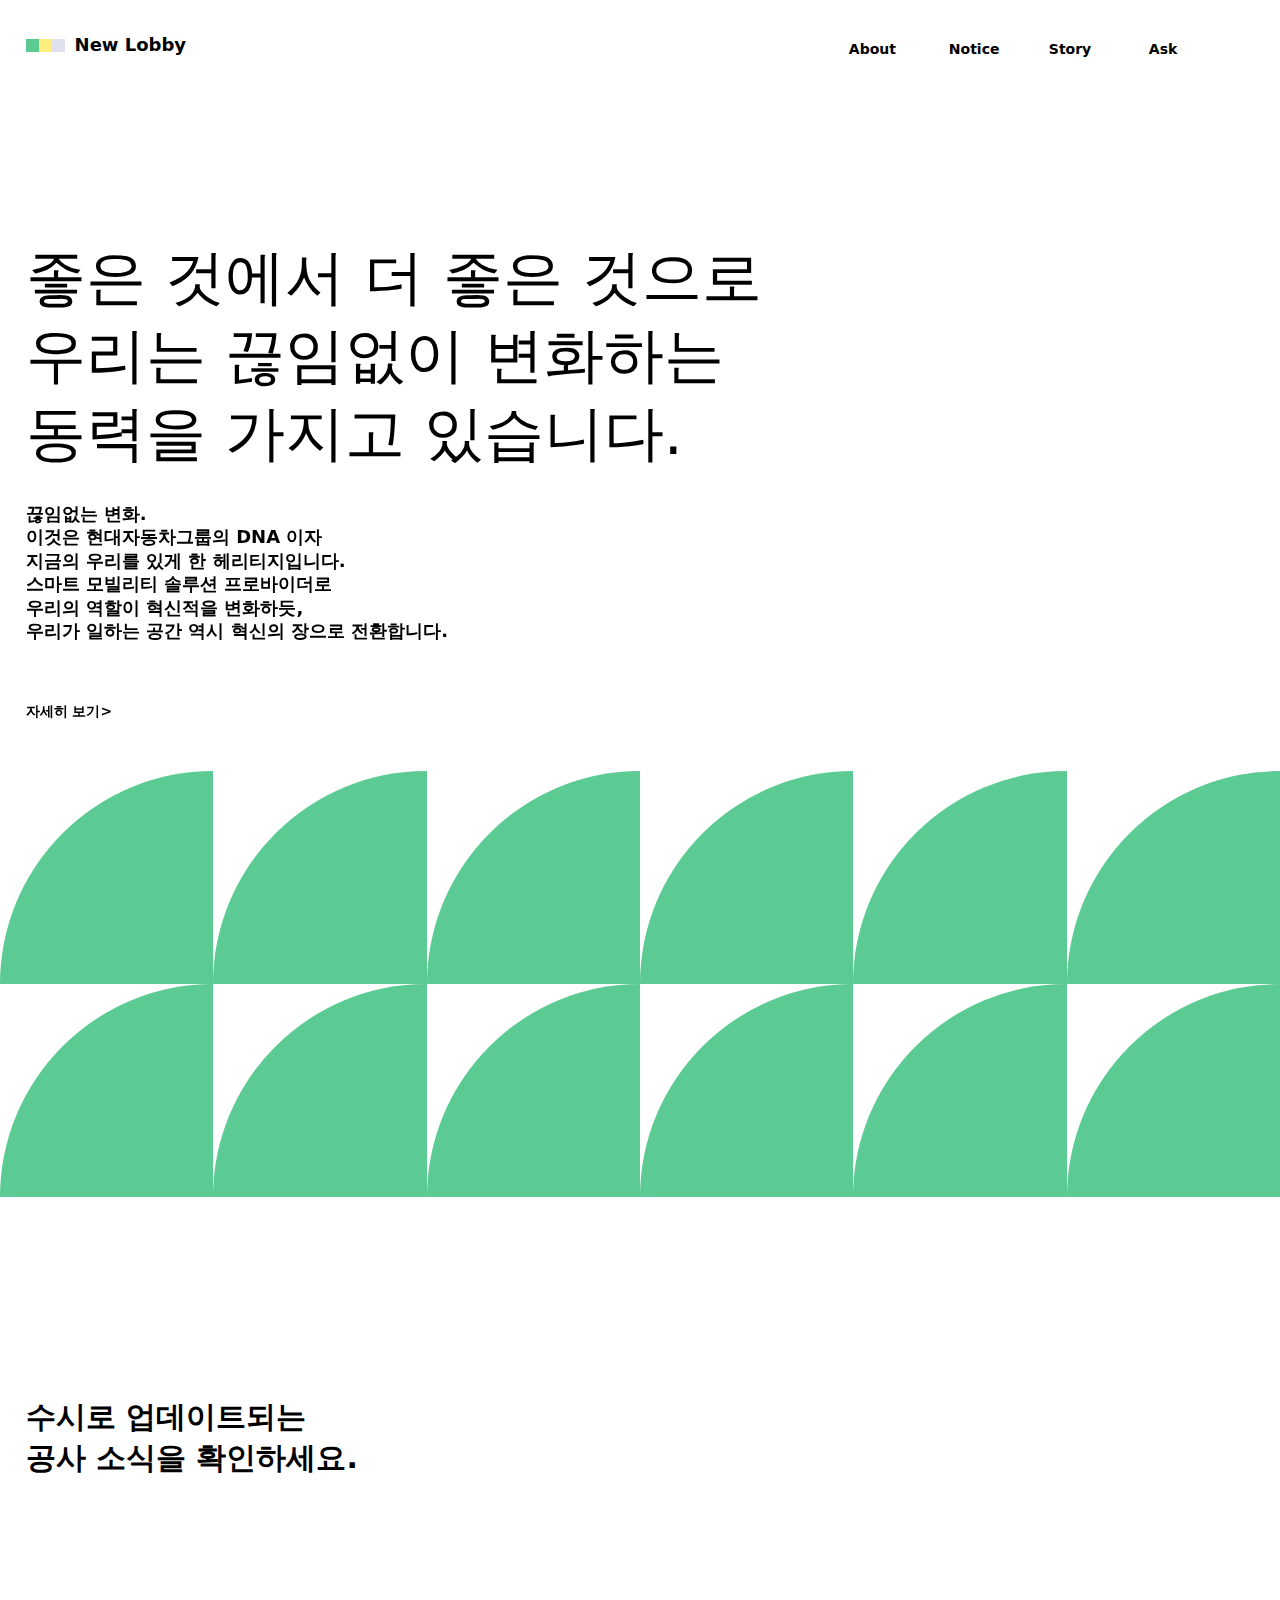
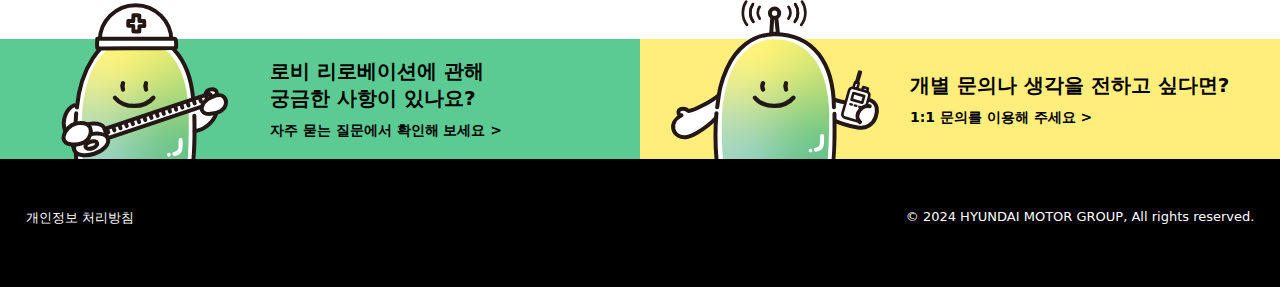
<file: index.html>
<!DOCTYPE html>
<html lang="ko">

<head>
  <meta charset="UTF-8">
  <title>새로비 소통 페이지</title>

  <!--========== open graph -->
  <meta property="og:title" content="새로비 소통 페이지">
  <meta property="og:description" content="여기를 눌러 링크를 확인하세요">
  <meta property="og:image" content="#">
  <meta property="og:url" content="#">

  <!--========== favicon -->
  <link rel="shortcut icon" href="./assets/images/favicon.ico" type="image/x-icon">
  <link rel="apple-touch-icon" sizes="180x180" href="./assets/images/apple-touch-icon.png">
  <link rel="icon" type="image/png" sizes="32x32" href="./assets/images/favicon-32x32.png">
  <link rel="icon" type="image/png" sizes="16x16" href="./assets/images/favicon-16x16.png">
  <link rel="manifest" href="./assets/images/site.webmanifest">


  <!--========== style -->
  <!--===== reset -->
  <link rel="stylesheet" href="./assets/style/reset.css">
  <!--===== plugIn -->
  <!--===== font -->
  <!-- 
    @font-face {
    font-family: 'TheJamsil5Bold';
    src: url('https://fastly.jsdelivr.net/gh/projectnoonnu/noonfonts_2302_01@1.0/TheJamsil5Bold.woff2') format('woff2');
    font-weight: 700;
    font-style: normal;
    }
  -->
  <!--===== css -->
  <link rel="stylesheet" href="./assets/style/var.css">
  <link rel="stylesheet" href="./assets/style/index.css">


  <!--========== js -->
  <!--===== besic -->
  <script src="./assets/Js/jquery-3.7.1.min.js"></script>
  <script src="./assets/Js/jquery-ui.min.js"></script>
  <!--===== plugIn -->
  <script src="./assets/Js/gsap.min.js"></script>
  <script src="./assets/Js/ScrollTrigger.min.js"></script>
  <!-- header slide up and down -->
  <script src="https://cdnjs.cloudflare.com/ajax/libs/jquery/2.1.3/jquery.min.js"></script>
  <!--===== js -->
  <script defer src="./assets/Js/index.js"></script>

</head>

<body>
  <!--========== header -->
  <header class="header">
    <!--===== header logoWrapper -->
    <ul class="logoWrapper">
      <a href="#">
        <li class="graphicLogo">
          <div class="graphic"></div>
          <div class="graphic"></div>
          <div class="graphic"></div>
        </li>
        <li class="textLogo">
          <h1 class="textLogo_en"><div>New Lobby</div></h1>
          <h1 class="textLogo_ko"><div>새로운 소통 페이지</div></h1>
        </li>
      </a>
    </ul>
    <!--===== header navWrapper -->
    <ul class="navWrapper mainMenu_wrapper">
      <li class="mainMenu_item about">
        <p class="mainMenu_btn">About</p>
        <ul class="subMenu_wrapper">
          <li class="subMenu_item">
            <a href="#">New Lobby</a>
          </li>
          <li class="subMenu_item">
            <a href="#">안녕, 새로비!</a>
          </li>
        </ul>
      </li>
      <li class="mainMenu_item">
        <p class="mainMenu_btn">Notice</p>
        <ul class="subMenu_wrapper">
          <li class="subMenu_item">
            <a href="#">공지사항</a>
          </li>
          <li class="subMenu_item">
            <a href="#">주요 일정 캘린더</a>
          </li>
          <li class="subMenu_item">
            <a href="#">사옥 생활 안내</a>
          </li>
        </ul>
      </li>
      <li class="mainMenu_item">
        <p class="mainMenu_btn">Story</p>
        <ul class="subMenu_wrapper">
          <li class="subMenu_item">
            <a href="#">새로비 스토리</a>
          </li>
          <li class="subMenu_item">
            <a href="#">이벤트/설문</a>
          </li>
        </ul>
      </li>
      <li class="mainMenu_item">
        <p class="mainMenu_btn">Ask</p>
        <ul class="subMenu_wrapper">
          <li class="subMenu_item">
            <a href="#">자주 묻는 질문</a>
          </li>
          <li class="subMenu_item">
            <a href="#">1:1 문의</a>
          </li>
        </ul>
      </li>
    </ul>
  </header>


  <!--========== main -->
  <main class="main">

    <!--========== main - home -->
    <section class="home">
      <article class="homeTitle">
        <h1 class="titleTop">Always</h1>
        <h1 class="titleBottom">Transforming</h1>
      </article>

      <article class="homeImg">
        
      </article>
      <article class="homeNotice"></article>
    </section>


    <!--========== main - about -->
    <section class="about">
      <div class="titleWrapper">
        <h2>좋은 것에서 더 좋은 것으로</h2>
        <h2>우리는 끊임없이 변화하는</h2>
        <h2>동력을 가지고 있습니다.</h2>
      </div>
      <div class="text">
        끊임없는 변화.<br>
        이것은 현대자동차그룹의 DNA 이자<br>
        지금의 우리를 있게 한 헤리티지입니다.<br>
        스마트 모빌리티 솔루션 프로바이더로<br>
        우리의 역할이 혁신적을 변화하듯,<br>
        우리가 일하는 공간 역시 혁신의 장으로 <span>전환</span>합니다.
      </div>
      <div class="link">
        <p>자세히 보기</p>
        <p>></p>
      </div>
    </section>


    <!--========== main - object -->
    <section class="object">
      <div class="objectItem"></div>
      <div class="objectItem"></div>
      <div class="objectItem"></div>
      <div class="objectItem"></div>
      <div class="objectItem"></div>
      <div class="objectItem"></div>
      <div class="objectItem"></div>
      <div class="objectItem"></div>
      <div class="objectItem"></div>
      <div class="objectItem"></div>
      <div class="objectItem"></div>
      <div class="objectItem"></div>
    </section>


    <!--========== main - nitice -->
    <section class="notice">
      <div class="noticeLeft">
        <h2>
          수시로 업데이트되는<br>
          공사 소식을 확인하세요.
        </h2>
      </div>
      <div class="noticeRight">
        <a href="#">
          <div class="left">
            <h5>사옥 생활 안내</h5>
            <p>공사 기간 중 생활 변경사항을 안내해 드립니다.</p>
          </div>
          <div class="right">
            자세히 보기 >
          </div>
        </a>
      </div>
    </section>


  </main>


  <!--========== footer -->
  <footer>
    <!--===== footerTop -->
    <ul class="footerTop banners">
      <li class="banner bannerLeft">
        <a href="#">
          <img src="./assets/images/faq.svg" alt="left">
          <div class="textWrapper">
            <h6>
              로비 리로베이션에 관해<br>
              궁금한 사항이 있나요? 
            </h6>
            <p>자주 묻는 질문에서 확인해 보세요 ></p>
          </div>
        </a>
      </li>
      <li class="banner bannerRight">
        <a href="#">
          <img src="./assets/images/qna.svg" alt="right">
          <div class="textWrapper">
            <h6>
              개별 문의나 생각을 전하고 싶다면? 
            </h6>
            <p>1:1 문의를 이용해 주세요 ></p>
          </div>
        </a>
      </li>
    </ul>

    <!--===== footerBottom  -->
    <div class="footerBottom">
      <a href="#">개인정보 처리방침</a>
      <p>© 2024 HYUNDAI MOTOR GROUP, All rights reserved.</p>
    </div>
  </footer>


</body>

</html>
</file>
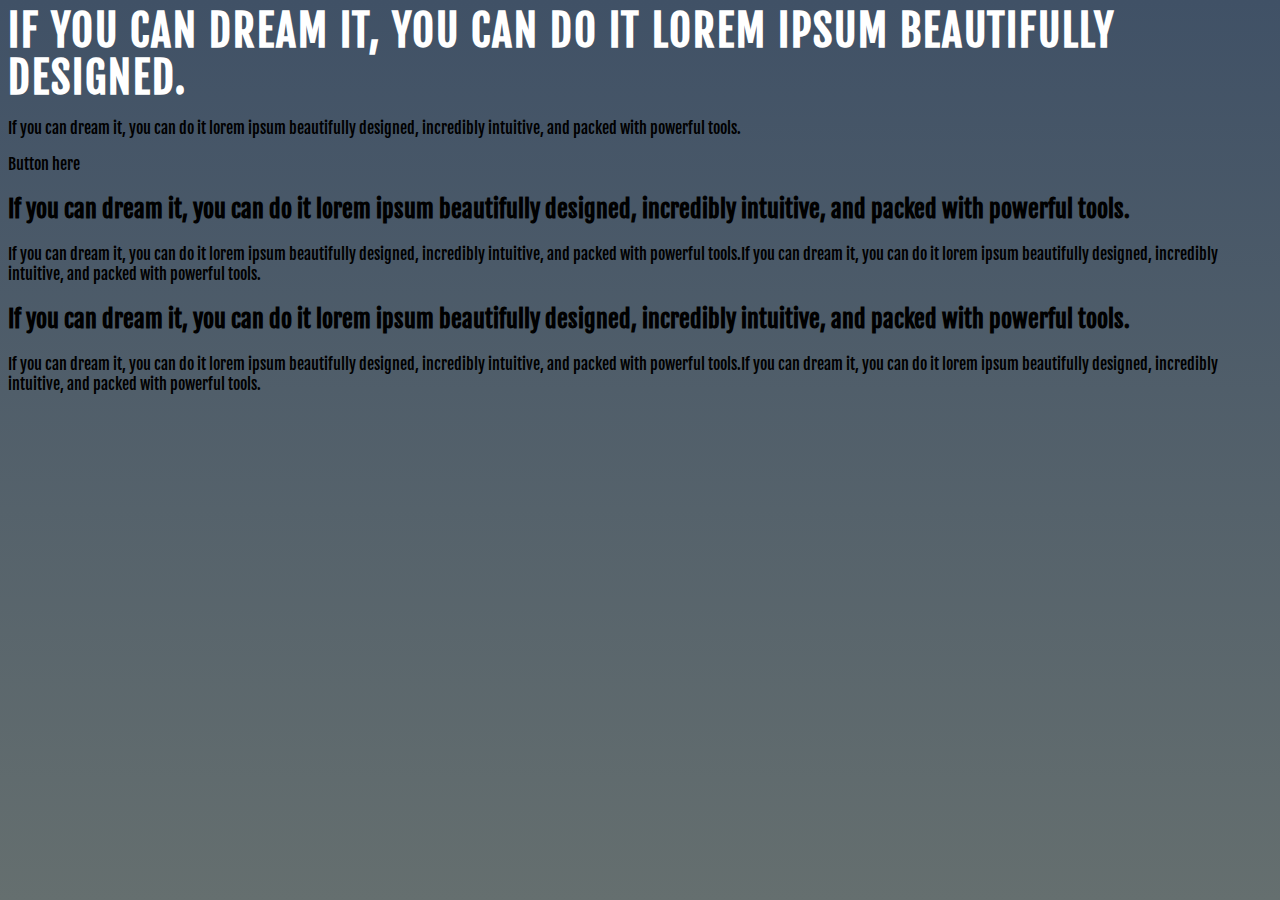
<file: textEvent.html>
<!DOCTYPE html>
<html lang="ko">

<head>
  <meta charset="UTF-8">
  <title>textEvent</title>

  <link rel="stylesheet" href="./textEvent.css">

<body>
  <section class="hero">
    <div class="wrap">
      <h1 class="split-lines">
        If you can dream it, you can do it lorem ipsum beautifully designed.
      </h1>
      <p class="split-lines">If you can dream it, you can do it lorem ipsum beautifully designed, incredibly intuitive, and packed with powerful tools.</p>
      <a class="btn">Button here</a>
    </div>
  </section>
  
  
  <section class="animate-section-text">
    <div class="wrap">
      <h2 class="split-lines">
        If you can dream it, you can do it lorem ipsum beautifully designed, incredibly intuitive, and packed with powerful tools.
      </h2>
      <p class="split-lines">If you can dream it, you can do it lorem ipsum beautifully designed, incredibly intuitive, and packed with powerful tools.If you can dream it, you can do it lorem ipsum beautifully designed, incredibly intuitive, and packed with powerful tools.</p>
    </div>
  </section>
  
  
  <section class="animate-section-text">
    <div class="wrap">
    <h2 class="split-lines">
      If you can dream it, you can do it lorem ipsum beautifully designed, incredibly intuitive, and packed with powerful tools.
    </h2>
    <p class="split-lines">If you can dream it, you can do it lorem ipsum beautifully designed, incredibly intuitive, and packed with powerful tools.If you can dream it, you can do it lorem ipsum beautifully designed, incredibly intuitive, and packed with powerful tools.</p>
    </div>
  </section>
</body>

</html>
</file>
<file: assets/style/var.css>
/*========== color */
/*========== size */
/*========== weight */
/*========== font */
/*========== transition *//*# sourceMappingURL=var.css.map */
</file>
<file: assets/style/index.css>
/*========== color */
/*========== size */
/*========== weight */
/*========== font */
/*========== transition */
body {
  font-family: "Freesentation-9Black", system-ui, -apple-system, BlinkMacSystemFont, "Segoe UI", Roboto, Oxygen, Ubuntu, Cantarell, "Open Sans", "Helvetica Neue", sans-serif;
  color: #000;
  src: url("https://fastly.jsdelivr.net/gh/projectnoonnu/2404@1.0/Freesentation-9Black.woff2") format("woff2");
}

/*========== header */
header {
  transition: 0.8s ease;
  position: fixed;
  width: 100%;
  height: 90px;
  background-color: #fff;
  display: grid;
  grid-template-columns: 1fr 1fr;
  align-content: center;
  padding: 0 2vw;
  /*===== logoWrapper */
  /*===== navWrapper */
}
header .logoWrapper a {
  display: flex;
  align-items: center;
  gap: 10px;
}
header .logoWrapper a .graphicLogo {
  display: flex;
}
header .logoWrapper a .graphicLogo .graphic {
  width: 13px;
  height: 13px;
  display: block;
  transition: 0.05s;
  border-radius: 0 0 0 0;
}
header .logoWrapper a .graphicLogo .graphic:nth-child(1) {
  background-color: #5BCB93;
  animation: graphic1 25s linear infinite;
}
@keyframes graphic1 {
  0% {
    border-radius: 0 0 0 0;
  }
  9% {
    border-radius: 0 0 0 0;
  }
  10% {
    border-radius: 13px 0 0 0;
  }
  19% {
    border-radius: 13px 0 0 0;
  }
  20% {
    border-radius: 0 0 13px 0;
  }
  29% {
    border-radius: 0 0 13px 0;
  }
  30% {
    border-radius: 0 13px 0 0;
  }
  39% {
    border-radius: 0 13px 0 0;
  }
  40% {
    border-radius: 0 0 0 13px;
  }
  49% {
    border-radius: 0 0 0 13px;
  }
  50% {
    border-radius: 0 0 13px 0;
  }
  59% {
    border-radius: 0 0 13px 0;
  }
  61% {
    border-radius: 13px 0 0 0;
  }
  69% {
    border-radius: 13px 0 0 0;
  }
  70% {
    border-radius: 0 13px 0 0;
  }
  79% {
    border-radius: 0 13px 0 0;
  }
  80% {
    border-radius: 0 0 13px 0;
  }
  89% {
    border-radius: 0 0 13px 0;
  }
  90% {
    border-radius: 0 13px 0 0;
  }
  99% {
    border-radius: 0 13px 0 0;
  }
  100% {
    border-radius: 0 0 0 13px;
  }
}
header .logoWrapper a .graphicLogo .graphic:nth-child(2) {
  background-color: #FFEE7C;
  animation: graphic2 25s linear infinite;
}
@keyframes graphic2 {
  0% {
    border-radius: 13px 0 0 0;
  }
  9% {
    border-radius: 13px 0 0 0;
  }
  10% {
    border-radius: 0 0 13px 0;
  }
  19% {
    border-radius: 0 0 13px 0;
  }
  20% {
    border-radius: 0 0 0 13px;
  }
  29% {
    border-radius: 0 0 0 13px;
  }
  31% {
    border-radius: 0 13px 0 0;
  }
  39% {
    border-radius: 0 13px 0 0;
  }
  40% {
    border-radius: 0 0 0 13px;
  }
  49% {
    border-radius: 0 0 0 13px;
  }
  50% {
    border-radius: 13px 0 0 0;
  }
  59% {
    border-radius: 13px 0 0 0;
  }
  60% {
    border-radius: 0 0 13px 0;
  }
  69% {
    border-radius: 0 0 13px 0;
  }
  70% {
    border-radius: 0 0 0 13px;
  }
  79% {
    border-radius: 0 0 0 13px;
  }
  80% {
    border-radius: 0 0 13px 0;
  }
  89% {
    border-radius: 0 0 13px 0;
  }
  90% {
    border-radius: 0 13px 0 0;
  }
  99% {
    border-radius: 0 13px 0 0;
  }
  100% {
    border-radius: 0 0 0 0;
  }
}
header .logoWrapper a .graphicLogo .graphic:nth-child(3) {
  background-color: #DFE1EC;
  animation: graphic3 25s linear infinite;
}
@keyframes graphic3 {
  0% {
    border-radius: 0 0 13px 0;
  }
  9% {
    border-radius: 0 0 13px 0;
  }
  10% {
    border-radius: 0 13px 0 0;
  }
  19% {
    border-radius: 0 13px 0 0;
  }
  20% {
    border-radius: 13px 0 0 0;
  }
  29% {
    border-radius: 13px 0 0 0;
  }
  30% {
    border-radius: 0 0 13px 0;
  }
  39% {
    border-radius: 0 0 13px 0;
  }
  40% {
    border-radius: 0 13px 0 0;
  }
  49% {
    border-radius: 0 13px 0 0;
  }
  50% {
    border-radius: 13px 0 0 0;
  }
  59% {
    border-radius: 13px 0 0 0;
  }
  60% {
    border-radius: 0 0 0 13px;
  }
  69% {
    border-radius: 0 0 0 13px;
  }
  70% {
    border-radius: 0 0 13px 0;
  }
  79% {
    border-radius: 0 0 13px 0;
  }
  81% {
    border-radius: 13px 0 0 0;
  }
  89% {
    border-radius: 13px 0 0 0;
  }
  90% {
    border-radius: 0 13px 0 0;
  }
  99% {
    border-radius: 0 13px 0 0;
  }
  100% {
    border-radius: 0 0 0 0;
  }
}
header .logoWrapper a .textLogo {
  font-weight: 800;
  font-size: 18px;
  overflow: hidden;
  height: 22px;
}
header .logoWrapper a .textLogo h1 div {
  height: 21px;
  display: inline-block;
}
header .logoWrapper a .textLogo .textLogo_en {
  animation: show 7s linear infinite;
}
@keyframes show {
  0% {
    margin-top: 0px;
  }
  5% {
    margin-top: -21px;
  }
  33% {
    margin-top: -21px;
  }
  38% {
    margin-top: -21px;
  }
  66% {
    margin-top: -21px;
  }
  71% {
    margin-top: 0px;
  }
  99% {
    margin-top: 0px;
  }
  100% {
    margin-top: 0px;
  }
}
header .navWrapper {
  justify-self: end;
  font-weight: 600;
  font-size: 14px;
  display: flex;
  gap: 10px;
  padding-right: 2vw;
  line-height: 0.8;
}
header .navWrapper .mainMenu_item {
  width: 90px;
  display: block;
  position: relative;
}
header .navWrapper .mainMenu_item:hover .mainMenu_btn {
  background-color: #5BCB93;
  height: 90px;
}
header .navWrapper .mainMenu_item:hover .subMenu_wrapper {
  display: block;
  top: 30px;
  opacity: 1;
}
header .navWrapper .mainMenu_item .mainMenu_btn {
  transition: 0.3s;
  background-color: transparent;
  padding: 10px;
  width: 90px;
  height: 0px;
  position: absolute;
  top: 0px;
  left: 0px;
}
header .navWrapper .mainMenu_item .subMenu_wrapper {
  transition: 0.3s;
  opacity: 0;
  position: absolute;
  top: 60px;
  left: 15px;
  z-index: 99;
  background-color: #fff;
  width: 120px;
  border: 1px solid #5BCB93;
}
header .navWrapper .mainMenu_item .subMenu_wrapper .subMenu_item {
  padding: 15px 8px;
}
header .navWrapper .mainMenu_item .subMenu_wrapper .subMenu_item:hover {
  background-color: #5BCB93;
}

/*========== main */
main {
  /*========== main - home */
  /*========== main - about */
  /*========== main - object */
  /*========== main - notice */
}
main .about {
  width: 100%;
  padding: 200px 2vw 50px;
  line-height: 1.3;
}
main .about .titleWrapper {
  margin-bottom: 30px;
}
main .about .titleWrapper h2 {
  font-weight: 500;
  font-size: 60px;
}
main .about .text {
  opacity: 0;
  transform: translateY(50px);
  transition: 0.1s;
  margin-bottom: 60px;
  font-weight: 600;
  font-size: 18px;
}
main .about .text span {
  font-weight: 800;
}
main .about .link {
  opacity: 0;
  transform: translateY(50px);
  transition: 0.1s;
  display: flex;
  font-weight: 700;
  font-size: 14px;
}
main .object {
  margin-bottom: 200px;
  width: 100%;
  display: grid;
  grid-template-columns: repeat(6, 1fr);
  grid-template-rows: 1fr 1fr;
}
main .object .objectItem {
  display: block;
  width: 100%;
  aspect-ratio: 1/1;
  background-color: #5BCB93;
  border-radius: 100% 0 0 0;
}
main .notice {
  padding: 0 2vw;
  display: grid;
  gap: 40px;
  grid-template-columns: 1fr 2fr;
}
main .notice .noticeLeft {
  align-self: start;
  font-weight: 500;
  font-size: 30px;
}
main .notice .noticeRight {
  opacity: 0;
  transform: translateY(50px);
  transition: 0.1s;
}
main .notice .noticeRight a {
  border-top: 1px solid #DFE1EC;
  border-bottom: 1px solid #DFE1EC;
  padding: 30px;
  display: flex;
  align-items: center;
  justify-content: space-between;
}
main .notice .noticeRight a .left h5 {
  font-weight: 700;
  font-size: 24px;
  margin-bottom: 10px;
}
main .notice .noticeRight a .left p {
  font-weight: 600;
  font-size: 14px;
}
main .notice .noticeRight a .right {
  font-weight: 700;
  font-size: 14px;
}

/*========== footer */
footer {
  margin-top: 120px;
  /*===== footerTop */
  /*===== footerBottom */
}
footer .footerTop {
  width: 100%;
  height: 120px;
  display: grid;
  grid-template-columns: 1fr 1fr;
}
footer .footerTop .banner {
  width: 100%;
}
footer .footerTop .banner a {
  width: 100%;
  height: 120px;
  padding: 0 30px;
  background-color: #5BCB93;
  display: flex;
  gap: 30px;
}
footer .footerTop .banner a img {
  align-self: end;
}
footer .footerTop .banner a .textWrapper {
  font-weight: 700;
  align-self: center;
}
footer .footerTop .banner a .textWrapper h6 {
  font-size: 20px;
  margin-bottom: 10px;
}
footer .footerTop .banner a .textWrapper p {
  font-size: 14px;
}
footer .footerTop .bannerRight a {
  background-color: #FFEE7C;
}
footer .footerBottom {
  width: 100%;
  padding: 50px 2vw 60px;
  display: flex;
  justify-content: space-between;
  color: #fff;
  background-color: #000;
  font-size: 13px;
  font-weight: 500;
}/*# sourceMappingURL=index.css.map */
</file>
<file: textEvent.css>
@import url(https://fonts.googleapis.com/css?family=Fjalla+One);
html {
  height: 100%;
}

body {
  font-family: "Fjalla One", sans-serif;
  background: linear-gradient(to bottom, #405166 0%, #656f6f 100%);
}

.container {
  transform: translate(-50%, -50%);
  top: 50%;
  left: 50%;
  display: block;
  position: absolute;
  max-width: 225px;
}

h1 {
  color: #fff;
  text-transform: uppercase;
  font-size: 42px;
  margin: 0;
  line-height: 47px;
  letter-spacing: 2px;
}

.title {
  transform: translateX(-50%);
  display: block;
  float: left;
  left: 50%;
  position: relative;
}
.title span {
  transform: skew(-10deg);
  display: block;
  float: left;
  text-shadow: #533d4a 1px 1px, #533d4a 2px 2px, #533d4a 3px 3px, #533d4a 4px 4px, #533d4a 5px 5px, #533d4a 6px 6px;
  min-width: 10px;
  min-height: 10px;
  position: relative;
}

.title:nth-child(1) {
  color: #e55643;
}
.title:nth-child(2) {
  color: #2b9f5e;
}
.title:nth-child(3) {
  color: #f1c83c;
}/*# sourceMappingURL=textEvent.css.map */
</file>
